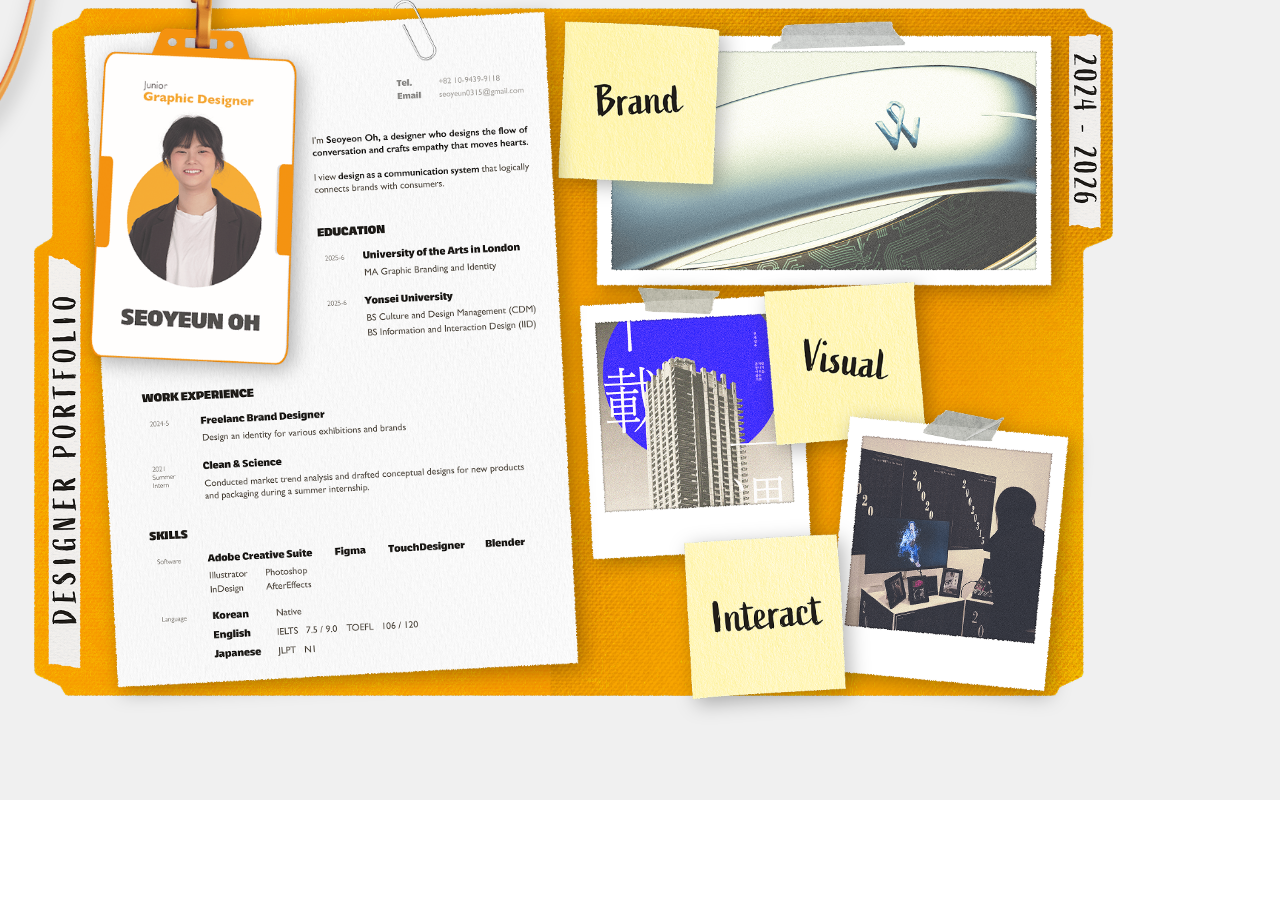
<file: index.html>
<!DOCTYPE html>
<html lang="en">
<head>
    <meta charset="UTF-8">
    <title>Welcome to Yoonland</title>
    <link rel="stylesheet" href="style.css">
</head>
<body>

<main class="portfolio-container">
    <article class="cv-paper" id="cv-trigger">
        <img src="Image/CV.png" class="CV-img" alt="Seoyeun Oh CV">
        <img src="Image/clip.png" class="cv-clip" alt="Clip">
        <img src="Image/id_card.png" class="id_card-img" alt="ID Card">
    </article>

    <section class="project-grid">
        <div class="project-item brand">
            <a href="brand-detail.html">
                <img src="Image/brand_image.png" class="brand_main" alt="Brand Project">
                <img src="Image/brand_postit.png" class="brand_postit" alt="Post-it">
            </a>
        </div>
        <div class="project-item visual">
            <a href="visual-detail.html">
                <img src="Image/visual_image.png" class="visual_main" alt="Visual Project">
                <img src="Image/visual_postit.png" class="visual_postit" alt="Post-it">
            </a>
        </div>
        <div class="project-item interact">
            <a href="interact-detail.html">
                <img src="Image/interact_image.png" class="interact_main" alt="Interact Project">
                <img src="Image/interact_postit.png" class="interact_postit" alt="Post-it">
            </a>
        </div>
    </section>

    <div id="cv-modal" class="modal">
        <span class="close-button">&times;</span>
        <img src="Image/CV.png" class="modal-content">
    </div>
</main>

</body>
</html>
</file>
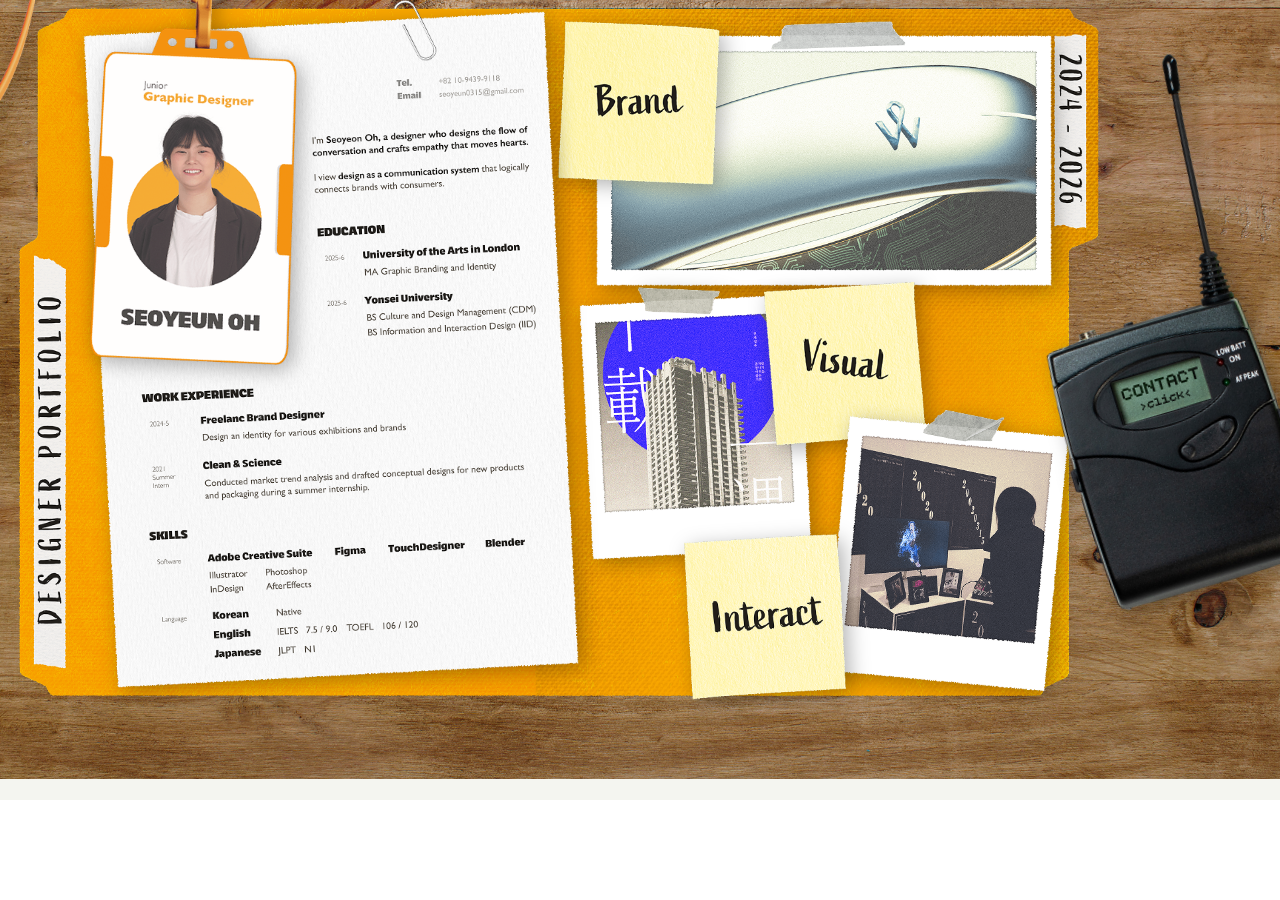
<file: home.html>
<!DOCTYPE html>
<html lang="en">
<head>
    <meta charset="UTF-8">
    <title>Welcome to Yoonland</title>
    <link rel="stylesheet" href="homepage_style.css">
</head>
<body>

<main class="portfolio-container">
    <article class="cv-paper" id="cv-trigger">
        <img src="Image/CV.png" class="CV-img" alt="Seoyeun Oh CV">
        <img src="Image/clip.png" class="cv-clip" alt="Clip">
        <img src="Image/id_card.png" class="id_card-img" alt="ID Card">
    </article>

    <section class="project-grid">
        <div class="project-item brand">
            <a href="brand_detail.html">
                <img src="Image/brand_image.png" class="brand_main" alt="Brand Project">
                <img src="Image/brand_postit.png" class="brand_postit" alt="Post-it">
            </a>
        </div>
        <div class="project-item visual">
            <a href="visual_detail.html">
                <img src="Image/visual_image.png" class="visual_main" alt="Visual Project">
                <img src="Image/visual_postit.png" class="visual_postit" alt="Post-it">
            </a>
        </div>
        <div class="project-item interact">
            <a href="interact_detail.html">
                <img src="Image/interact_image.png" class="interact_main" alt="Interact Project">
                <img src="Image/interact_postit.png" class="interact_postit" alt="Post-it">
            </a>
        </div>
    </section>

    <div id="cv-modal" class="modal">
        <span class="close-button">&times;</span>
        <img src="Image/CV.png" class="modal-content">
    </div>

    <div class="contact-trigger" id="contact">
        <img src="Image/contact.png" alt="Contact Radio">
    </div>
    
</main>
    
</body>
</html>
</file>
<file: style.css>
<style>
        {
            margin: 0;
            padding: 0;
            border: 0;
            box-sizing: border-box;
        }
        body, html {
            margin: 0;
            padding: 0;
            width: 100%;
            height: 100%;
            overflow: hidden;
        }
        
        .portfolio-container {
            width: 100vw;
            height: 62.5vw;
            margin: 0 auto;
            
            background-image: url('Image/background.png'); 
            background-size: calc(1457 / 1728 * 100vw) calc(929 / 1728 * 100vw);
            background-position: calc(46 / 1728 * 100vw) calc(11 / 1728 * 100vw);
            background-repeat: no-repeat;
            position: relative;
            background-color: #f0f0f0;
        }
        #cv-trigger {
        position: relative;
        }

        .cv-clip {
            position: absolute;
            left: calc(530 / 1728 * 100vw);
            top: calc(-1 / 1728 * 100vw);
            width: calc(64 / 1728 * 100vw);
            z-index: 10;
            pointer-events: none;
        }
        .CV-img {
            position: absolute;
            left: calc(112 / 1728 * 100vw);
            top: calc(15 / 1728 * 100vw);
            width: calc(670 / 1728 * 100vw); /* 피그마 W 값 */
            z-index: 5;
            display: block;
            filter: drop-shadow(5px 5px 10px rgba(0,0,0,0.3)); /* 그림자 */

            transition: transform 0.5s ease-in-out;
            cursor: pointer;
            transform-origin: center top;
        }
        .CV-img:hover {
            transform: rotate(-3deg) translateY(3px);
            filter: drop-shadow(0px 0px 10px rgba(0,0,0,0.3));
        }

        .id_card-img {
            position: absolute;
            left: calc(-223 / 1728 * 100vw);
            top: calc(-970 / 1728 * 100vw);
            width: calc(848 / 1728 * 100vw); /* 피그마 W 값 */
            z-index: 10;  /* CV보다 위로 */
            filter: drop-shadow(5px 5px 10px rgba(0,0,0,0.3));

            transition: transform 0.5s ease-in-out; 
            transform-origin: center top;
        }
        .id_card-img:hover {
        /* 오른쪽으로 2도 정도 살짝 기울어지면서 아래로 10px 정도 밀리는 느낌 */
            transform: rotate(0.5deg) translateY(8px);
        }

        .project-item {
            position: absolute;
        }

        .project-item img {
            position: absolute;
            display: block;
        }

        /* --- Brand 영역 --- */
        .brand {
            left: calc(805 / 1728 * 100vw);
            top: calc(26 / 1728 * 100vw);

            perspective: 1000px;
        }

            .brand .brand_main {
                width: calc(615 / 1728 * 100vw);
                z-index: 2;
                filter: drop-shadow(5px 5px 10px rgba(0,0,0,0.3));

                transition: transform 0.6s ease-in-out, filter 0.6s; 
                cursor: pointer;
                transform-origin: center top;
            }

            .brand:hover .brand_main {
                filter: drop-shadow(0px 0px 10px rgba(0,0,0,0.2));
            }

            .brand .brand_postit {
                width: calc(219 / 1728 * 100vw);
                left: calc(-52 / 1728 * 100vw);
                top: calc(3 / 1728 * 100vw);
                z-index: 3;
                filter: drop-shadow(5px 5px 10px rgba(0,0,0,0.3));

                transition: transform 0.6s ease-in-out, filter 0.6s; 
                cursor: pointer;
                transform-origin: center top; 
            }
            
            .brand:hover .brand_postit {
                transform: rotateX(12deg) rotateZ(-2deg);
                filter: drop-shadow(0px 0px 10px rgba(0,0,0,0.2));
            }

         /* --- Visual 영역 --- */
        .visual {
            left: calc(781 / 1728 * 100vw);
            top: calc(386 / 1728 * 100vw);

            perspective: 1000px;
        }

            .visual .visual_main {
                width: calc(315 / 1728 * 100vw);
                z-index: 2;
                filter: drop-shadow(5px 5px 10px rgba(0,0,0,0.3));

                transition: transform 0.6s ease-in-out, filter 0.6s; 
                cursor: pointer;
                transform-origin: center top;
            }

            .visual:hover .visual_main {
                transform: rotateX(7deg);
                filter: drop-shadow(0px 0px 10px rgba(0,0,0,0.2));
            }

            .visual .visual_postit {
                width: calc(219 / 1728 * 100vw);
                left: calc(250 / 1728 * 100vw);
                top: calc(-5 / 1728 * 100vw);
                z-index: 3;
                filter: drop-shadow(5px 5px 10px rgba(0,0,0,0.3));

                transition: transform 0.6s ease-in-out, filter 0.6s; 
                cursor: pointer;
                transform-origin: center top;
            }

            .visual:hover .visual_postit {
                transform: rotateX(15deg) rotateZ(5deg);
                filter: drop-shadow(0px 0px 10px rgba(0,0,0,0.2));
            }


        /* --- Interact 영역 --- */
        .interact {
            left: calc(1114 / 1728 * 100vw);
            top: calc(546 / 1728 * 100vw);

            perspective: 1000px;
        }

            .interact .interact_main {
                width: calc(329 / 1728 * 100vw);
                z-index: 2;
                filter: drop-shadow(5px 5px 10px rgba(0,0,0,0.3));

                transition: transform 0.6s ease-in-out, filter 0.6s; 
                cursor: pointer;
                transform-origin: center top;
            }

            .interact:hover .interact_main {
                transform: rotateX(7deg);
                filter: drop-shadow(0px 0px 10px rgba(0,0,0,0.2));
            }

            .interact .interact_postit {
                width: calc(219 / 1728 * 100vw);
                left: calc(-191 / 1728 * 100vw);
                top: calc(175 / 1728 * 100vw);
                z-index: 3;
                filter: drop-shadow(5px 5px 10px rgba(0,0,0,0.3));

                transition: transform 0.6s ease-in-out, filter 0.6s; 
                cursor: pointer;
                transform-origin: center top;
            }

            .interact:hover .interact_postit {
                transform: rotateX(12deg) rotateZ(5deg);
                filter: drop-shadow(0px 0px 10px rgba(0,0,0,0.2));
            }

        .modal { display: none; }
    </style>
</file>
<file: homepage_style.css>
<style>
        {
            margin: 0;
            padding: 0;
            border: 0;
            box-sizing: border-box;
        }
        body, html {
            margin: 0;
            padding: 0;
            width: 100%;
            height: 100%;
            overflow: hidden;
        }
        
        .portfolio-container {
            width: 100vw;
            height: 62.5vw;
            margin: 0 auto;
            
            background-image: url('Image/background_1.png'); 
            background-size: calc(1728 / 1728 * 100vw) calc(1152 / 1728 * 100vw);
            background-position: calc(0 / 1728 * 100vw) calc(-100 / 1728 * 100vw);
            background-repeat: no-repeat;
            position: relative;
            background-color: #F4F5F0; 
        }

        #cv-trigger {
        position: relative;
        }

        .cv-clip {
            position: absolute;
            left: calc(530 / 1728 * 100vw);
            top: calc(-1 / 1728 * 100vw);
            width: calc(64 / 1728 * 100vw);
            z-index: 10;
            pointer-events: none;
        }
        .CV-img {
            position: absolute;
            left: calc(112 / 1728 * 100vw);
            top: calc(15 / 1728 * 100vw);
            width: calc(670 / 1728 * 100vw); /* 피그마 W 값 */
            z-index: 5;
            display: block;
            filter: drop-shadow(5px 5px 10px rgba(0,0,0,0.3)); /* 그림자 */

            transition: transform 0.5s ease-in-out;
            cursor: pointer;
            transform-origin: center top;
        }
        .CV-img:hover {
            transform: rotate(-3deg) translateY(3px);
            filter: drop-shadow(0px 0px 10px rgba(0,0,0,0.3));
        }

        .id_card-img {
            position: absolute;
            left: calc(-223 / 1728 * 100vw);
            top: calc(-970 / 1728 * 100vw);
            width: calc(848 / 1728 * 100vw); /* 피그마 W 값 */
            z-index: 10;  /* CV보다 위로 */
            filter: drop-shadow(5px 5px 10px rgba(0,0,0,0.3));

            transition: transform 0.5s ease-in-out; 
            transform-origin: center top;
        }
        .id_card-img:hover {
        /* 오른쪽으로 2도 정도 살짝 기울어지면서 아래로 10px 정도 밀리는 느낌 */
            transform: rotate(0.5deg) translateY(8px);
        }

        .project-item {
            position: absolute;
        }

        .project-item img {
            position: absolute;
            display: block;
        }

        /* --- Brand 영역 --- */
        .brand {
            left: calc(805 / 1728 * 100vw);
            top: calc(26 / 1728 * 100vw);

            perspective: 1000px;
        }

            .brand .brand_main {
                width: calc(615 / 1728 * 100vw);
                z-index: 2;
                filter: drop-shadow(5px 5px 10px rgba(0,0,0,0.3));

                transition: transform 0.6s ease-in-out, filter 0.6s; 
                cursor: pointer;
                transform-origin: center top;
            }

            .brand:hover .brand_main {
                filter: drop-shadow(0px 0px 10px rgba(0,0,0,0.2));
            }

            .brand .brand_postit {
                width: calc(219 / 1728 * 100vw);
                left: calc(-52 / 1728 * 100vw);
                top: calc(3 / 1728 * 100vw);
                z-index: 3;
                filter: drop-shadow(5px 5px 10px rgba(0,0,0,0.3));

                transition: transform 0.6s ease-in-out, filter 0.6s; 
                cursor: pointer;
                transform-origin: center top; 
            }
            
            .brand:hover .brand_postit {
                transform: rotateX(12deg) rotateZ(-2deg);
                filter: drop-shadow(0px 0px 10px rgba(0,0,0,0.2));
            }

         /* --- Visual 영역 --- */
        .visual {
            left: calc(781 / 1728 * 100vw);
            top: calc(386 / 1728 * 100vw);

            perspective: 1000px;
        }

            .visual .visual_main {
                width: calc(315 / 1728 * 100vw);
                z-index: 2;
                filter: drop-shadow(5px 5px 10px rgba(0,0,0,0.3));

                transition: transform 0.6s ease-in-out, filter 0.6s; 
                cursor: pointer;
                transform-origin: center top;
            }

            .visual:hover .visual_main {
                transform: rotateX(7deg);
                filter: drop-shadow(0px 0px 10px rgba(0,0,0,0.2));
            }

            .visual .visual_postit {
                width: calc(219 / 1728 * 100vw);
                left: calc(250 / 1728 * 100vw);
                top: calc(-5 / 1728 * 100vw);
                z-index: 3;
                filter: drop-shadow(5px 5px 10px rgba(0,0,0,0.3));

                transition: transform 0.6s ease-in-out, filter 0.6s; 
                cursor: pointer;
                transform-origin: center top;
            }

            .visual:hover .visual_postit {
                transform: rotateX(15deg) rotateZ(5deg);
                filter: drop-shadow(0px 0px 10px rgba(0,0,0,0.2));
            }


        /* --- Interact 영역 --- */
        .interact {
            left: calc(1114 / 1728 * 100vw);
            top: calc(546 / 1728 * 100vw);

            perspective: 1000px;
        }

            .interact .interact_main {
                width: calc(329 / 1728 * 100vw);
                z-index: 2;
                filter: drop-shadow(5px 5px 10px rgba(0,0,0,0.3));

                transition: transform 0.6s ease-in-out, filter 0.6s; 
                cursor: pointer;
                transform-origin: center top;
            }

            .interact:hover .interact_main {
                transform: rotateX(7deg);
                filter: drop-shadow(0px 0px 10px rgba(0,0,0,0.2));
            }

            .interact .interact_postit {
                width: calc(219 / 1728 * 100vw);
                left: calc(-191 / 1728 * 100vw);
                top: calc(175 / 1728 * 100vw);
                z-index: 3;
                filter: drop-shadow(5px 5px 10px rgba(0,0,0,0.3));

                transition: transform 0.6s ease-in-out, filter 0.6s; 
                cursor: pointer;
                transform-origin: center top;
            }

            .interact:hover .interact_postit {
                transform: rotateX(12deg) rotateZ(5deg);
                filter: drop-shadow(0px 0px 10px rgba(0,0,0,0.2));
            }

        .modal { display: none; }

        /* --- 우측 하단 고정 Contact 버튼 --- */
        .contact-trigger {
            position: fixed;
            transform: rotate(-16deg);
            right: calc(30 / 1728 * 100vw);
            top: calc(96 / 1728 * 100vw);
            width: calc(302 / 1728 * 100vw);
            z-index: 100;
            cursor: pointer;
            transition: transform 0.3s ease;
            filter: drop-shadow(5px 5px 10px rgba(0,0,0,0.3));
        }

        .contact-trigger img {
            width: 100% !important;
            height: auto;
            display: block;
        }

        .contact-trigger:hover {
            transform: rotate(-16deg) translateY(-10px);
            filter: drop-shadow(10px 10px 15px rgba(0,0,0,0.2));
        }

    </style>
</file>
